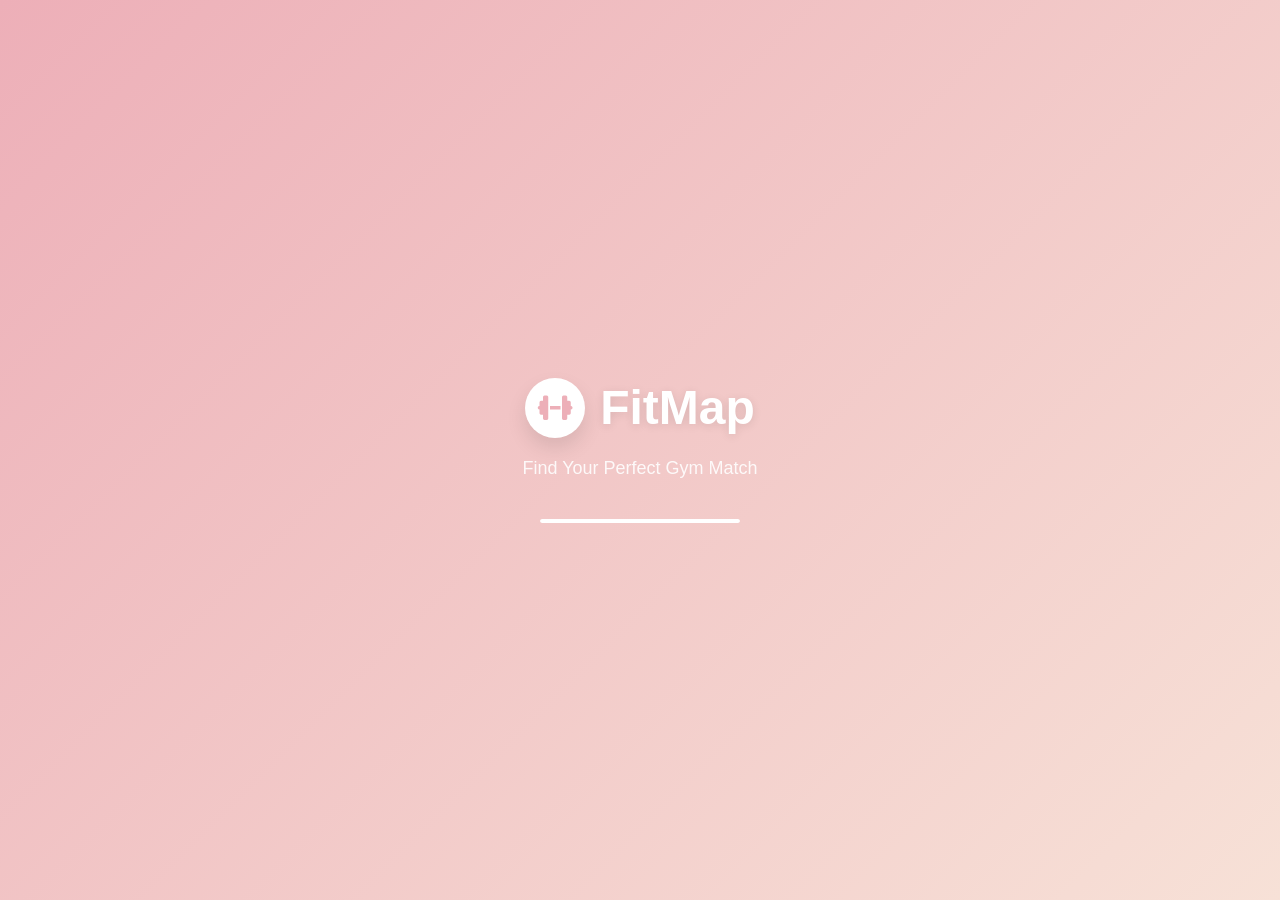
<file: index.html>
<!DOCTYPE html>
<html lang="en">
<head>
  <meta charset="UTF-8">
  <meta name="viewport" content="width=device-width, initial-scale=1.0">
  <title>Welcome To FItmap!</title>
  <link rel="stylesheet" href="https://cdnjs.cloudflare.com/ajax/libs/font-awesome/6.4.0/css/all.min.css">
  <link rel="stylesheet" href="./Styles/index.css">
</head>
<body>
    <!-- Background Animation -->
    <div class="bg-animation">
        <div class="floating-shape shape-1"></div>
        <div class="floating-shape shape-2"></div>
        <div class="floating-shape shape-3"></div>
        <div class="floating-shape shape-4"></div>
    </div>

    <!-- Splash Screen -->
    <div id="splash-screen" class="screen active">
        <div class="splash-content">
            <div class="logo-container">
                <div class="logo-icon">
                    <i class="fas fa-dumbbell"></i>
                </div>
                <h1 class="logo-text">FitMap</h1>
            </div>
            <p class="tagline">Find Your Perfect Gym Match</p>
            <div class="loading-bar">
                <div class="loading-progress"></div>
            </div>
        </div>
    </div>

    <!-- Carousel Screen -->
    <div class="carousel-screen-con">

      <div class="carousel-screen">

        <div class="slider-screen" id="slider-screen1">
          <h2>Book A Gym</h2>
          <p>Book a nearby gym, choose the best that suits your routine</p>
        </div>

        <div class="slider-screen" id="slider-screen2">
          <h2>Find Your Trainer</h2>
          <p>Get hands-on training from the best trainer in your city</p>
        </div>

        <div class="slider-screen" id="slider-screen3">
          <h2>Track Your Activity</h2>
          <p>Keep your heart rate up, burn the calories, feel the energy</p>
        </div>

        <div class="slider-screen" id="slider-screen4">
          <h2>Workout Programs</h2>
          <p>Explore tailored workout plans for strength, weight loss, and endurance.</p>
        </div>

        <div class="slider-screen" id="slider-screen5">
          <h2>Nutrition Guidance</h2>
          <p>Get meal advice and balanced diet tips to boost your fitness journey.</p>
        </div>

        <div class="slider-screen" id="slider-screen6">
          <h2>Class Schedules</h2>
          <p>Join yoga, HIIT, and strength classes updated in real time.</p>
        </div>

        <div class="slider-screen" id="slider-screen7">
          <h2>Gym Locator</h2>
          <p>Use our map to find the closest gym with your preferred equipment.</p>
        </div>

        <div class="slider-screen" id="slider-screen8">
          <h2>Progress Tracking</h2>
          <p>Monitor your workouts, achievements, and fitness improvements visually.</p>
        </div>

      </div>

      <button class="continue-to-reg" id="js-continue-to-reg-btn">Continue</button>
    </div>



    <script src="./Scripts/index.js"></script>
</body>
</html>
</file>
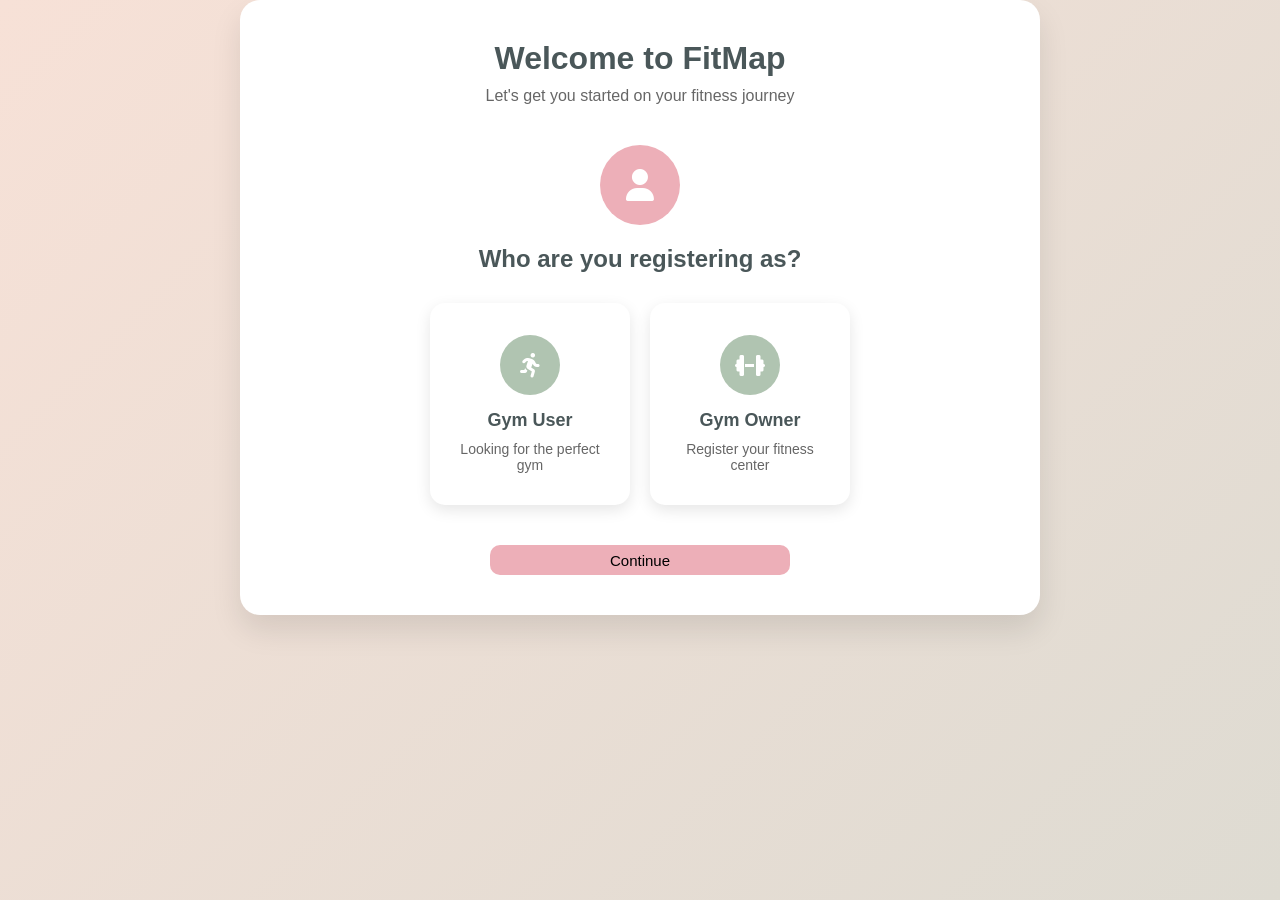
<file: gym-center.html>
<!DOCTYPE html>
<html lang="en">
<head>
  <meta charset="UTF-8">
  <meta name="viewport" content="width=device-width, initial-scale=1.0">
  <title>Who are you registering as?</title>
  <link rel="stylesheet" href="https://cdnjs.cloudflare.com/ajax/libs/font-awesome/6.4.0/css/all.min.css">
  <link rel="stylesheet" href="./Styles/gym-center.css">
</head>
<body>
  
  <!-- Onboarding Screens -->
    <div class="onboarding-container">
      <div class="onboarding-header">
          <h2>Welcome to FitMap</h2>
          <p>Let's get you started on your fitness journey</p>
      </div>
      
      <div class="onboarding-steps">
        <div class="step active" data-step="1">
          <div class="step-icon">
              <i class="fas fa-user"></i>
          </div>
          <h3>Who are you registering as?</h3>
          <div class="user-type-selection">
              <div class="user-type-card" id="user">
                  <div class="card-icon">
                      <i class="fas fa-running"></i>
                  </div>
                  <h4>Gym User</h4>
                  <p>Looking for the perfect gym</p>
              </div>
              <div class="user-type-card" id="gym">
                  <div class="card-icon">
                      <i class="fas fa-dumbbell"></i>
                  </div>
                  <h4>Gym Owner</h4>
                  <p>Register your fitness center</p>
              </div>
          </div>
        </div>
      </div>
      <button class="register-as" id="js-register-as-btn">Continue</button>
    </div>

    <div class="ui-modal-component">
      <div class="modal-heading">Feature Coming Soon!</div>
    </div>

  <script src="./Scripts/gym-center.js"></script>
</body>
</html>
</file>
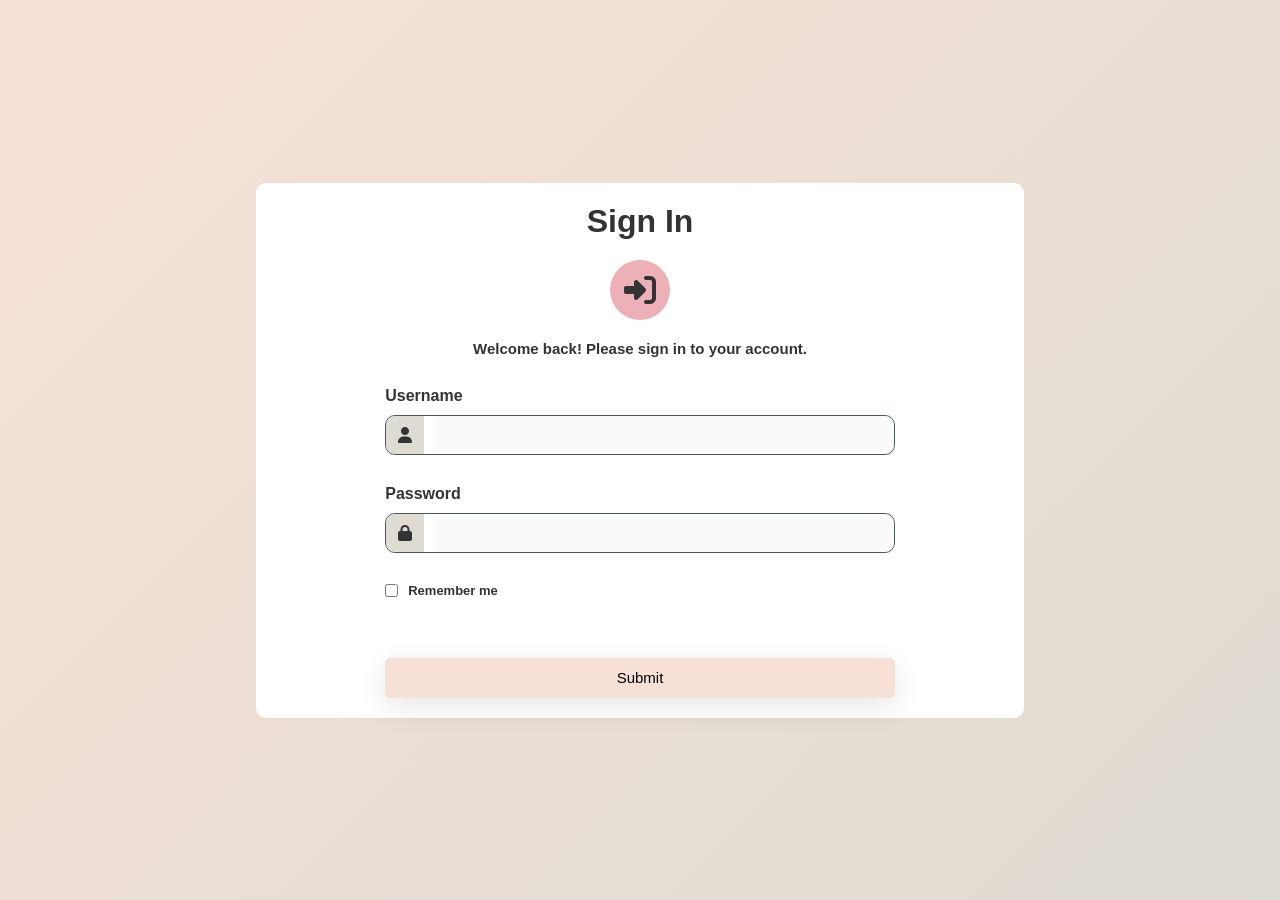
<file: sign-in.html>
<!DOCTYPE html>
<html lang="en">
<head>
  <meta charset="UTF-8">
  <meta name="viewport" content="width=device-width, initial-scale=1.0">
  <title>Sign into your account</title>
  <link rel="stylesheet" href="https://cdnjs.cloudflare.com/ajax/libs/font-awesome/6.4.0/css/all.min.css">
  <link rel="stylesheet" href="./Styles/sign in.css">
</head>

  <div class="form-container">
    <form action="/" id="form">

      <div class="form-header">
        <h1>Sign In</h1>
        <div class="dumbell-icon-con">
          <i class="fas fa-sign-in-alt fa-2x" class="dumbbell"></i>
        </div>
        <p class="form-text">Welcome back! Please sign in to your account.</p>
      </div>
      
      <div class="form-data">
        <div class="label-con">
          <label for="username">Username</label>
        </div>
        <div class="input-field-con">
          <div class="icon-con">
            <i class="fas fa-user" id="user-icon"></i>
          </div>
          <input type="text" name="username" id="username" class="input">
        </div>
        <span class="errors" id="username-error"></span>
      </div>
      
      <div class="form-data">
        <div class="label-con">
          <label for="password">Password</label>
        </div>
        <div class="input-field-con">
          <div class="icon-con">
            <i class="fas fa-lock" id="user-icon"></i>
          </div>
          <input type="password" name="password" id="password" class="input">
        </div>
        <span class="errors" id="password-error"></span>
      </div>
      
      <div class="form-data terms-and-conditions-con">
        <div class="terms-and-conditions">
          <input type="checkbox" name="check" id="check">
          <p>Remember me</p>
        </div>
        <span class="errors" id="check-error"></span>
      </div>

      <a href="/"></a>
      

      <input type="submit" name="submit" class="submit" id="submit">
    </form>
  </div>

  <!-- Modal -->
  <div class="ui-modal-component">
    <!-- <div class="exit-icon-con">
      <img src="/trueAssets/x.png" alt="exit" class="exit">
    </div> -->
    <div class="checkmark">
      <i class="fas fa-check fa-2x"></i>
    </div>
    <div class="modal-heading">Login Successful!</div>
  </div>

  <script src="./Scripts/signin.js"></script>
<body>
</file>
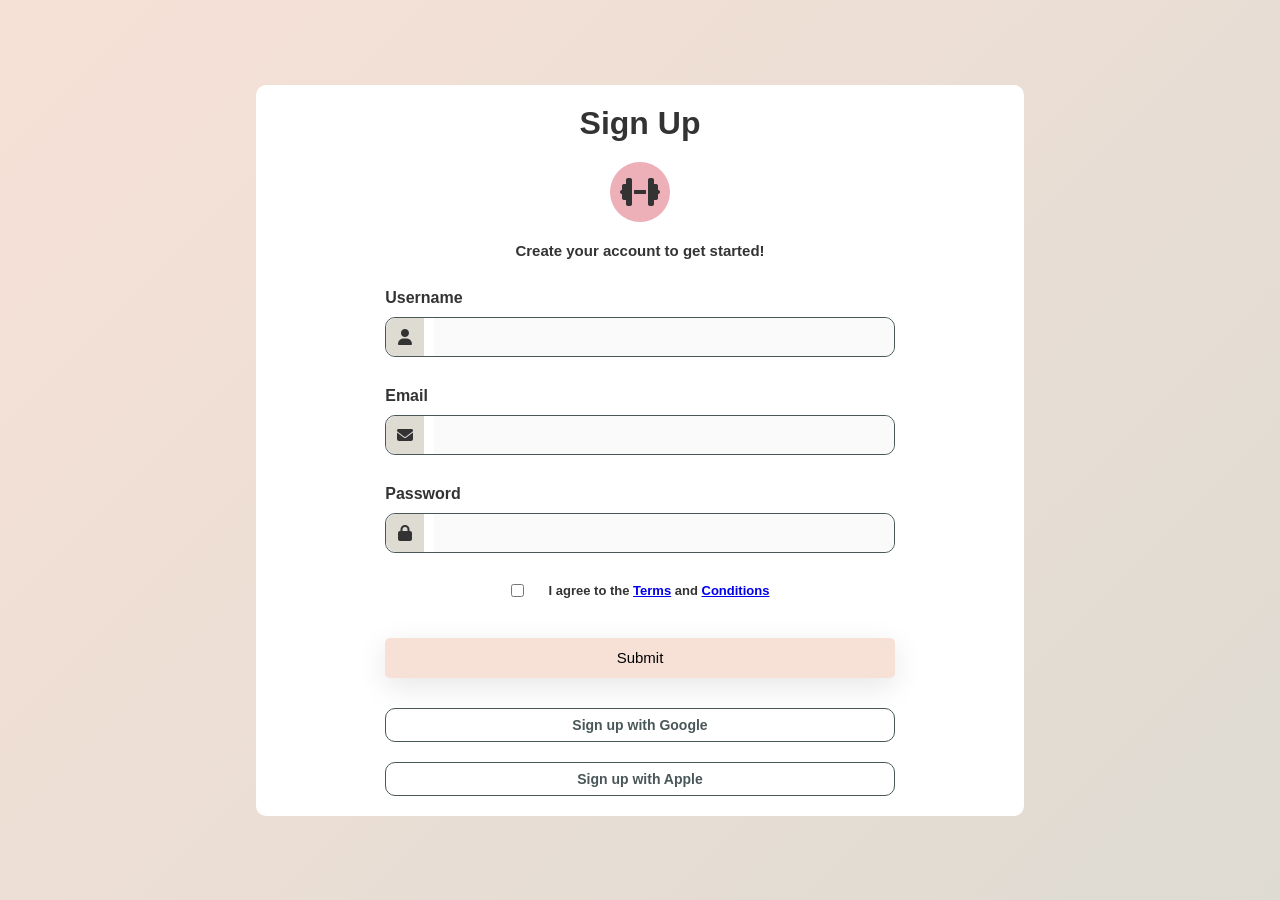
<file: Sign-up.html>
<!DOCTYPE html>
<html lang="en">
<head>
  <meta charset="UTF-8">
  <meta name="viewport" content="width=device-width, initial-scale=1.0">
  <title>Sign Up</title>
  <link rel="stylesheet" href="https://cdnjs.cloudflare.com/ajax/libs/font-awesome/6.4.0/css/all.min.css">
  <link rel="stylesheet" href="./Styles/signup page.css">
</head>

  <div class="form-container">
    <form action="/" id="form">

      <div class="form-header">
        <h1>Sign Up</h1>
        <div class="dumbell-icon-con">
          <i class="fas fa-dumbbell fa-2x" class="dumbbell"></i>
        </div>
        <p class="form-text">Create your account to get started!</p>
      </div>
      
      <div class="form-data">
        <div class="label-con">
          <label for="username">Username</label>
        </div>
        <div class="input-field-con">
          <div class="icon-con">
            <i class="fas fa-user" id="user-icon"></i>
          </div>
          <input type="text" name="username" id="username" class="input">
        </div>
        <span class="errors" id="username-error"></span>
      </div>

      <div class="form-data">
        <div class="label-con">
          <label for="email">Email</label>
        </div>
        <div class="input-field-con">
          <div class="icon-con">
            <i class="fas fa-envelope" id="user-icon"></i>
          </div>
          <input type="text" name="email" id="email" class="input">
        </div>
        <span class="errors" id="email-error"></span>
      </div>
      
      <div class="form-data">
        <div class="label-con">
          <label for="password">Password</label>
        </div>
        <div class="input-field-con">
          <div class="icon-con">
            <i class="fas fa-lock" id="user-icon"></i>
          </div>
          <input type="password" name="password" id="password" class="input">
        </div>
        <span class="errors" id="password-error"></span>
      </div>
      
      <div class="form-data terms-and-conditions-con">
        <div class="terms-and-conditions">
          <input type="checkbox" name="check" id="check">
          <p>I agree to the <a href="#">Terms</a> and <a href="#">Conditions</a></p>
        </div>
        <span class="errors" id="check-error"></span>
      </div>
      

      <input type="submit" name="submit" class="submit" id="submit">
    </form>

    <div class="sign-up-with-con">
      <div class="link-con">
        <a href="#" class="link" id="google-link">Sign up with Google</a>
      </div>
      <div class="link-con">
        <a href="#" class="link" id="apple-link">Sign up with Apple</a>
      </div>
    </div>
  </div>

  <!-- Modal -->
  <div class="ui-modal-component">
    <!-- <div class="exit-icon-con">
      <img src="/trueAssets/x.png" alt="exit" class="exit">
    </div> -->
    <div class="checkmark">
      <i class="fas fa-check fa-2x"></i>
    </div>
    <div class="modal-heading">Sign-up Successful!</div>
  </div>

  <script src="./Scripts/signup.js"></script>
<body>
</file>
<file: Styles/index.css>
/* CSS Variables for Color Scheme */
:root {
    --cherry-blossom: #edafb8ff;
    --powder-petal: #f7e1d7ff;
    --dust-grey: #dedbd2ff;
    --ash-grey: #b0c4b1ff;
    --iron-grey: #4a5759ff;
    --white: #ffffff;
    --text-dark: #333333;
    --text-light: #666666;
    --shadow: rgba(0, 0, 0, 0.1);
    --shadow-dark: rgba(0, 0, 0, 0.15);
}

/* Base Styles */
* {
    margin: 0;
    padding: 0;
    box-sizing: border-box;
    font-family: 'Segoe UI', Tahoma, Geneva, Verdana, sans-serif;
}

body {
    background: linear-gradient(135deg, var(--powder-petal) 0%, var(--dust-grey) 100%);
    color: var(--text-dark);
    min-height: 100vh;
    overflow-x: hidden;
    display: flex;
    flex-direction: column;
    align-items: center;
    justify-self: center;
}

/* Background Animation */
.bg-animation {
    position: fixed;
    top: 0;
    left: 0;
    width: 100%;
    height: 100%;
    z-index: -1;
    overflow: hidden;
}

.floating-shape {
    position: absolute;
    border-radius: 50%;
    background: rgba(237, 175, 184, 0.1);
    animation: float 15s infinite ease-in-out;
}

.shape-1 {
    width: 150px;
    height: 150px;
    top: 10%;
    left: 5%;
    animation-delay: 0s;
}

.shape-2 {
    width: 100px;
    height: 100px;
    top: 60%;
    left: 80%;
    animation-delay: 2s;
}

.shape-3 {
    width: 200px;
    height: 200px;
    top: 70%;
    left: 10%;
    animation-delay: 4s;
}

.shape-4 {
    width: 120px;
    height: 120px;
    top: 20%;
    left: 70%;
    animation-delay: 6s;
}

@keyframes float {
    0%, 100% {
        transform: translateY(0) rotate(0deg);
    }
    50% {
        transform: translateY(-20px) rotate(10deg);
    }
}

/* Screen Management */
.screen {
    display: none;
    position: fixed;
    top: 0;
    left: 0;
    width: 100%;
    height: 100%;
    padding: 20px;
    overflow-y: auto;
}

.screen.active {
    display: flex;
    align-items: center;
    justify-content: center;
}

/* Splash Screen */
#splash-screen {
    background: linear-gradient(135deg, var(--cherry-blossom) 0%, var(--powder-petal) 100%);
}

.splash-content {
    text-align: center;
    animation: fadeInUp 1s ease-out;
}

.logo-container {
    display: flex;
    align-items: center;
    justify-content: center;
    margin-bottom: 20px;
}

.logo-icon {
    width: 60px;
    height: 60px;
    background: var(--white);
    border-radius: 50%;
    display: flex;
    align-items: center;
    justify-content: center;
    margin-right: 15px;
    box-shadow: 0 10px 20px var(--shadow);
}

.logo-icon i {
    font-size: 28px;
    color: var(--cherry-blossom);
}

.logo-text {
    font-size: 48px;
    font-weight: 700;
    color: var(--white);
    text-shadow: 0 2px 10px rgba(0, 0, 0, 0.1);
}

.tagline {
    font-size: 18px;
    color: var(--white);
    margin-bottom: 40px;
    opacity: 0.9;
}

.loading-bar {
    width: 200px;
    height: 4px;
    background: rgba(255, 255, 255, 0.3);
    border-radius: 2px;
    margin: 0 auto;
    overflow: hidden;
}

.loading-progress {
    height: 100%;
    width: 0%;
    background: var(--white);
    border-radius: 2px;
    animation: loading 2s ease-in-out forwards;
}

@keyframes loading {
    0% {
        width: 0%;
    }
    100% {
        width: 100%;
    }
}

@keyframes fadeInUp {
    from {
        opacity: 0;
        transform: translateY(30px);
    }
    to {
        opacity: 1;
        transform: translateY(0);
    }
}

/* Carousel Screen */
.carousel-screen-con {
  margin: auto;
  display: none;
  flex-direction: column;
  align-items: center;
  justify-content: center;
  gap: 20px;
}

.carousel-screen-con.active {
  display: flex;
}

.carousel-screen {
  width: 70vw;
  height: 400px;
  background-color: var(--iron-grey);
  display: flex;
  align-items: center;
  justify-content: center;
  gap: 30px;
  overflow: hidden;
  box-shadow: 0 8px 30px rgba(0, 0, 0, 0.6),
    0 0 0 1px rgba(255, 255, 255, 0.1); /* Inner light glow */;
  border-radius: 15px;

}

.slider-screen {
  width: 200px;
  height: 300px;
  background-color: var(--ash-grey);
  flex-shrink: 0;
  padding: 20px;
  display: flex;
  flex-direction: column;
  justify-content: end;
  transition: all 0.3s ease-in;
  cursor: pointer;
  border-radius: 10px;
}

.slider-screen:hover {
  transform: translateY(-20px);
  /* Floating Effect Box Shadow */
  box-shadow: 0 10px 20px rgba(255, 255, 200, 0.15);
}

.continue-to-reg {
  width: 300px;
  height: 30px;
  cursor: pointer;
  border-radius: 10px;
  outline: none;
  border: none;
}

/* Carousel Animation Styles */
/* .carousel-screen {
    position: relative;
    overflow: hidden;
}

.carousel-track {
    display: flex;
    gap: 30px;
    transition: transform 0.5s ease-in-out;
    height: 100%;
    align-items: center;
}

.carousel-nav {
    display: flex;
    gap: 10px;
    margin: 15px 0;
}

.nav-dot {
    width: 12px;
    height: 12px;
    border-radius: 50%;
    background: var(--dust-grey);
    border: 2px solid var(--iron-grey);
    cursor: pointer;
    transition: all 0.3s ease;
}

.nav-dot.active {
    background: var(--cherry-blossom);
    transform: scale(1.2);
    border-color: var(--cherry-blossom);
}

.carousel-btn {
    position: absolute;
    top: 50%;
    transform: translateY(-50%);
    background: rgba(237, 175, 184, 0.8);
    border: none;
    color: var(--white);
    width: 40px;
    height: 40px;
    border-radius: 50%;
    cursor: pointer;
    font-size: 1.2rem;
    transition: all 0.3s ease;
    z-index: 10;
    display: flex;
    align-items: center;
    justify-content: center;
    box-shadow: 0 4px 10px rgba(0, 0, 0, 0.2);
}

.carousel-btn:hover {
    background: var(--cherry-blossom);
    transform: translateY(-50%) scale(1.1);
}

.prev-btn {
    left: 10px;
}

.next-btn {
    right: 10px;
}

/* Enhanced hover effects */
.slider-screen {
    transition: all 0.4s cubic-bezier(0.25, 0.46, 0.45, 0.94);
}

.slider-screen:hover {
    transform: translateY(-20px) scale(1.05);
    box-shadow: 
        0 15px 30px rgba(255, 255, 200, 0.2),
        0 5px 15px rgba(0, 0, 0, 0.3);
}

/* Floating animation for carousel */
@keyframes carouselFloat {
    0%, 100% {
        transform: translateY(0);
    }
    50% {
        transform: translateY(-5px);
    }
}

.carousel-screen {
    animation: carouselFloat 6s ease-in-out infinite;
}

/* Slide in animation for slides */
@keyframes slideIn {
    from {
        opacity: 0;
        transform: translateX(30px);
    }
    to {
        opacity: 1;
        transform: translateX(0);
    }
}

.slider-screen {
    animation: slideIn 0.6s ease-out;
}

/* Pulse animation for active slide */
@keyframes pulseGlow {
    0%, 100% {
        box-shadow: 0 5px 15px rgba(0, 0, 0, 0.2);
    }
    50% {
        box-shadow: 
            0 5px 20px rgba(237, 175, 184, 0.3),
            0 8px 25px rgba(0, 0, 0, 0.25);
    }
}

.slider-screen.active {
    animation: pulseGlow 2s ease-in-out infinite;
}

/* Continue button enhancements */
.continue-to-reg {
    background: var(--cherry-blossom);
    color: var(--white);
    font-size: 1.1rem;
    font-weight: 600;
    transition: all 0.3s ease;
    box-shadow: 0 5px 15px rgba(0, 0, 0, 0.2);
    height: 45px;
}

.continue-to-reg:hover {
    background: #e89ca6;
    transform: translateY(-3px);
    box-shadow: 0 8px 20px rgba(0, 0, 0, 0.25);
}
</file>
<file: Styles/gym-center.css>
/* CSS Variables for Color Scheme */
:root {
    --cherry-blossom: #edafb8ff;
    --powder-petal: #f7e1d7ff;
    --dust-grey: #dedbd2ff;
    --ash-grey: #b0c4b1ff;
    --iron-grey: #4a5759ff;
    --white: #ffffff;
    --text-dark: #333333;
    --text-light: #666666;
    --shadow: rgba(0, 0, 0, 0.1);
    --shadow-dark: rgba(0, 0, 0, 0.15);
}

/* Base Styles */
* {
    margin: 0;
    padding: 0;
    box-sizing: border-box;
    font-family: 'Segoe UI', Tahoma, Geneva, Verdana, sans-serif;
}

body {
    background: linear-gradient(135deg, var(--powder-petal) 0%, var(--dust-grey) 100%);
    color: var(--text-dark);
    min-height: 100vh;
    overflow-x: hidden;
    display: flex;
    flex-direction: column;
    align-items: center;
    justify-self: center;
}

/* Onboarding Screen */
.onboarding-container {
    width: 100%;
    max-width: 800px;
    background: var(--white);
    border-radius: 20px;
    box-shadow: 0 15px 30px var(--shadow);
    padding: 40px;
    animation: fadeInUp 0.5s ease-out;
    display: flex;
    flex-direction: column;
    align-items: center;
    justify-content: center;
}

.onboarding-header {
    text-align: center;
    margin-bottom: 40px;
}

.onboarding-header h2 {
    font-size: 32px;
    color: var(--iron-grey);
    margin-bottom: 10px;
}

.onboarding-header p {
    color: var(--text-light);
    font-size: 16px;
}

.onboarding-steps {
    position: relative;
    min-height: 400px;
}

.step {
    display: none;
    animation: fadeIn 0.5s ease-out;
}

.step.active {
    display: block;
}

@keyframes fadeIn {
    from {
        opacity: 0;
    }
    to {
        opacity: 1;
    }
}

.step-icon {
    width: 80px;
    height: 80px;
    background: var(--cherry-blossom);
    border-radius: 50%;
    display: flex;
    align-items: center;
    justify-content: center;
    margin: 0 auto 20px;
}

.step-icon i {
    font-size: 32px;
    color: var(--white);
}

.step h3 {
    text-align: center;
    font-size: 24px;
    color: var(--iron-grey);
    margin-bottom: 30px;
}

.user-type-selection {
    display: flex;
    gap: 20px;
    justify-content: center;
    flex-wrap: wrap;
}

.user-type-card {
    width: 200px;
    padding: 30px 20px;
    background: var(--white);
    border-radius: 15px;
    box-shadow: 0 5px 15px var(--shadow);
    text-align: center;
    cursor: pointer;
    transition: all 0.3s ease;
    border: 2px solid transparent;
}

.user-type-card:hover {
    transform: translateY(-5px);
    box-shadow: 0 10px 20px var(--shadow);
}

.user-type-card.active {
    border-color: var(--cherry-blossom);
    background: rgba(237, 175, 184, 0.05);
}

.card-icon {
    width: 60px;
    height: 60px;
    background: var(--ash-grey);
    border-radius: 50%;
    display: flex;
    align-items: center;
    justify-content: center;
    margin: 0 auto 15px;
}

.card-icon i {
    font-size: 24px;
    color: var(--white);
}

.user-type-card h4 {
    font-size: 18px;
    margin-bottom: 10px;
    color: var(--iron-grey);
}

.user-type-card p {
    font-size: 14px;
    color: var(--text-light);
}

.register-as {
  width: 300px;
  height: 30px;
  font-size: 15px;
  cursor: pointer;
  border-radius: 10px;
  background-color: var(--cherry-blossom);
  outline: none;
  border: none;
  transition: all 0.2s ease-in;
}

.register-as:hover {
  background: #e89ca6;
  transform: translateY(-3px);
  box-shadow: 0 8px 20px rgba(0, 0, 0, 0.25);
}

.user-type-card.selected {
  box-shadow: 0 8px 20px rgba(241, 1, 93, 0.25);
  border: 1px solid var(--cherry-blossom);
}

/* MODAL */
.ui-modal-component {
  background-color: var(--cherry-blossom);
  color: var(--white);
  width: 250px;
  padding: 50px 10px;
  border-radius: 10px;
  box-shadow: 0 5px 15px rgba(0, 0, 0, 0.2);
  display: none;
  flex-direction: column;
  align-items: center;
  animation: fadeScale 0.4s ease forwards;
  position: absolute;
  top: 240px;
  animation: fadeScale 0.4s ease forwards;
}
/* 
    notification.style.'; */

.ui-modal-component.active {
    display: flex;
}

.modal-heading {
    display: flex;
    align-items: center;
    justify-content: center;
    font-size: 20px;
    font-weight: bolder;
}



@keyframes fadeScale {
  from { opacity: 0; transform: scale(0.5); }
  to { opacity: 1; 
    transform: scale(1); 
}
}
</file>
<file: Styles/sign in.css>
/* CSS Variables for Color Scheme */
:root {
    --cherry-blossom: #edafb8ff;
    --powder-petal: #f7e1d7ff;
    --dust-grey: #dedbd2ff;
    --ash-grey: #b0c4b1ff;
    --iron-grey: #4a5759ff;
    --white: #ffffff;
    --text-dark: #333333;
    --text-light: #666666;
    --shadow: rgba(0, 0, 0, 0.1);
    --shadow-dark: rgba(0, 0, 0, 0.15);
}

/* Base Styles */
* {
  margin: 0;
  padding: 0;
  box-sizing: border-box;
  font-family: 'Segoe UI', Tahoma, Geneva, Verdana, sans-serif;
}

body {
  background: linear-gradient(135deg, var(--powder-petal) 0%, var(--dust-grey) 100%);
  color: var(--text-dark);
  min-height: 100vh;
  overflow-x: hidden;
  display: flex;
  flex-direction: column;
  align-items: center;
  justify-self: center;
}

.form-container {
  background-color: var(--white);
  display: flex;
  flex-direction: column;
  align-items: center;
  justify-content: center;
  gap: 20px;
  margin: auto;
  padding: 20px;
  border-radius: 10px;
  min-width: 60vw;
}

#form {
  display: flex;
  flex-direction: column;
  align-items: center;
  justify-content: center;
  gap: 20px;
  width: 100%;
}

.form-header {
  width: 100%;
  display: flex;
  flex-direction: column;
  text-align: center;
  align-items: center;
  justify-content: center;
  gap: 20px;
  font-weight: bold;
  margin-bottom: 10px;
}

.dumbell-icon-con {
  width: 60px;
  height: 60px;
  border-radius: 50%;
  background-color: var(--cherry-blossom);
  display: flex;
  align-items: center;
  justify-content: center;
}

.form-text {
  font-size: 15px;
}

#fitmap-logo {
  width: 40px;
  height: 40px;
}

.form-data {
  display: flex;
  flex-direction: column;
  align-items: flex-start;
  justify-content: center;
  width: 70%;
  gap: 10px;
}

.label-con {
  display: flex;
  width: 100%;
  flex-direction: column;
  align-items: flex-start;
  justify-content: center;
  font-weight: bold;
}

.input-field-con{
  width: 100%;
  height: 100%;
  display: flex;
  align-items: center;
  justify-content: space-between;
  height: 40px;
  border-radius: 10px;    
  gap: 10px;
  border: 1px solid var(--iron-grey);
  /* padding: 0 10px; */
  border-radius: 10px;
}

.input {
  width: 95%;
  height: 100%;
  border: none;
  outline: none;
  padding: 0 10px;
  font-size: 15px;
  background-color: #FAFAFA;
  border-radius: 0 10px 10px 0;
}

.icon-con {
  width: 40px;
  height: 100%;
  display: flex;
  align-items: center;
  justify-content: center;
  border-top-left-radius: 10px;
  border-bottom-left-radius: 10px;
  background-color: var(--dust-grey);
}

.errors {
  color: red;
  font-size: 12px;
}

.terms-and-conditions-con {
  width: 70%;
  display: flex;
  margin-bottom: 10px;
  font-weight: bold;
}

.terms-and-conditions {
  display: flex;
  align-items: center;
  text-align: center;
  justify-content: flex-start;
  gap: 10px;
  font-size: 13px;
  width: 100%;
}

.submit {
  width: 70%;
  height: 40px;
  font-size: 15px;
  cursor: pointer;
  border-radius: 5px;
  background-color: var(--powder-petal);
  outline: none;
  border: none;
  transition: all 0.2s ease-in;
  box-shadow: 0 8px 30px rgba(0, 0, 0, 0.1);
}

.submit:hover {
  background: #e89ca6;
  transform: translateY(-3px);
  box-shadow: 0 8px 20px rgba(0, 0, 0, 0.25);
}

.sign-up-with-con {
  width: 100%;
  display: flex;
  flex-direction: column;
  align-items: center;
  justify-content: center;
  gap: 20px;
  margin-top: 10px;
}

.link-con {
  display: flex;
  align-items: center;
  justify-content: center;
  font-size: 14px;
  width: 70%;
  border: 1px solid var(--iron-grey);
  border-radius: 10px;
  transition: all 0.2s ease-in;
  position: relative;
}

.link {
  color: var(--iron-grey);
  text-decoration: none;
  font-size: 14px;
  padding: 8px 12px;
  width: 100%;
  text-align: center;
  font-weight: bold;
  transition: all 0.3s ease-in;
}

.link-con:hover {
  text-decoration: underline;
  background-color: var(--iron-grey);
  transform: translateY(-5px);
  color: var(--white);
}

.link:hover {
  color: var(--white);
}

#google-img {
  width: 20px;
  height: 20px;
  position: absolute;
  left: 20px;
}


/* MODAL */
.ui-modal-component {
  background: white;
  color: black;
  width: 250px;
  padding: 20px;
  border-radius: 10px;
  display: none;
  flex-direction: column;
  align-items: center;
  gap: 20px;
  animation: fadeScale 0.4s ease forwards;
  position: absolute;
  top: 240px;
  border: 1px solid var(--iron-grey);
}

.exit-icon-con {
  width: 100%;
  display: flex;
  justify-content: flex-end;
  margin-top: -10px;
}

@keyframes fadeScale {
  from { opacity: 0; transform: scale(0.5); }
  to { opacity: 1; transform: scale(1); }
}

.exit {
  width: 20px;
  height: 20px;
  top: 8px;
  right: 8px;
  cursor: pointer;
}

.checkmark {
  display: flex;
  align-items: center;
  justify-content: center;
  width: 60px;
  height: 60px;
  border-radius: 50%;
  background: green;
  animation: pop 0.5s ease;
}

@keyframes pop {
  from { transform: scale(0); }
  to { transform: scale(1); }
}
</file>
<file: Styles/signup page.css>
/* CSS Variables for Color Scheme */
:root {
    --cherry-blossom: #edafb8ff;
    --powder-petal: #f7e1d7ff;
    --dust-grey: #dedbd2ff;
    --ash-grey: #b0c4b1ff;
    --iron-grey: #4a5759ff;
    --white: #ffffff;
    --text-dark: #333333;
    --text-light: #666666;
    --shadow: rgba(0, 0, 0, 0.1);
    --shadow-dark: rgba(0, 0, 0, 0.15);
}

/* Base Styles */
* {
  margin: 0;
  padding: 0;
  box-sizing: border-box;
  font-family: 'Segoe UI', Tahoma, Geneva, Verdana, sans-serif;
}

body {
  background: linear-gradient(135deg, var(--powder-petal) 0%, var(--dust-grey) 100%);
  color: var(--text-dark);
  min-height: 100vh;
  overflow-x: hidden;
  display: flex;
  flex-direction: column;
  align-items: center;
  justify-self: center;
}

.form-container {
  background-color: var(--white);
  display: flex;
  flex-direction: column;
  align-items: center;
  justify-content: center;
  gap: 20px;
  margin: auto;
  padding: 20px;
  border-radius: 10px;
  min-width: 60vw;
}

#form {
  display: flex;
  flex-direction: column;
  align-items: center;
  justify-content: center;
  gap: 20px;
  width: 100%;
}

.form-header {
  width: 100%;
  display: flex;
  flex-direction: column;
  text-align: center;
  align-items: center;
  justify-content: center;
  gap: 20px;
  font-weight: bold;
  margin-bottom: 10px;
}

.dumbell-icon-con {
  width: 60px;
  height: 60px;
  border-radius: 50%;
  background-color: var(--cherry-blossom);
  display: flex;
  align-items: center;
  justify-content: center;
}

.form-text {
  font-size: 15px;
}

#fitmap-logo {
  width: 40px;
  height: 40px;
}

.form-data {
  display: flex;
  flex-direction: column;
  align-items: flex-start;
  justify-content: center;
  width: 70%;
  gap: 10px;
}

.label-con {
  display: flex;
  width: 100%;
  flex-direction: column;
  align-items: flex-start;
  justify-content: center;
  font-weight: bold;
}

.input-field-con{
  width: 100%;
  height: 100%;
  display: flex;
  align-items: center;
  justify-content: space-between;
  height: 40px;
  border-radius: 10px;    
  gap: 10px;
  border: 1px solid var(--iron-grey);
  /* padding: 0 10px; */
  border-radius: 10px;
}

.input {
  width: 95%;
  height: 100%;
  border: none;
  outline: none;
  padding: 0 10px;
  font-size: 15px;
  background-color: #FAFAFA;
  border-radius: 0 10px 10px 0;
}

.icon-con {
  width: 40px;
  height: 100%;
  display: flex;
  align-items: center;
  justify-content: center;
  border-top-left-radius: 10px;
  border-bottom-left-radius: 10px;
  background-color: var(--dust-grey);
}

.errors {
  color: red;
  font-size: 12px;
}

.terms-and-conditions-con {
  width: 70%;
  display: flex;
  margin-bottom: 10px;
  font-weight: bold;
}

.terms-and-conditions {
  display: flex;
  align-items: center;
  text-align: center;
  justify-content: center;
  gap: 25px;
  font-size: 13px;
  width: 100%;
}

.submit {
  width: 70%;
  height: 40px;
  font-size: 15px;
  cursor: pointer;
  border-radius: 5px;
  background-color: var(--powder-petal);
  outline: none;
  border: none;
  transition: all 0.2s ease-in;
  box-shadow: 0 8px 30px rgba(0, 0, 0, 0.1);
}

.submit:hover {
  background: #e89ca6;
  transform: translateY(-3px);
  box-shadow: 0 8px 20px rgba(0, 0, 0, 0.25);
}

.sign-up-with-con {
  width: 100%;
  display: flex;
  flex-direction: column;
  align-items: center;
  justify-content: center;
  gap: 20px;
  margin-top: 10px;
}

.link-con {
  display: flex;
  align-items: center;
  justify-content: center;
  font-size: 14px;
  width: 70%;
  border: 1px solid var(--iron-grey);
  border-radius: 10px;
  transition: all 0.2s ease-in;
  position: relative;
}

.link {
  color: var(--iron-grey);
  text-decoration: none;
  font-size: 14px;
  padding: 8px 12px;
  width: 100%;
  text-align: center;
  font-weight: bold;
  transition: all 0.3s ease-in;
}

.link-con:hover {
  text-decoration: underline;
  background-color: var(--iron-grey);
  transform: translateY(-5px);
  color: var(--white);
}

.link:hover {
  color: var(--white);
}

#google-img {
  width: 20px;
  height: 20px;
  position: absolute;
  left: 20px;
}


/* MODAL */
.ui-modal-component {
  background: white;
  color: black;
  width: 250px;
  padding: 20px;
  border-radius: 10px;
  display: none;
  flex-direction: column;
  align-items: center;
  gap: 20px;
  animation: fadeScale 0.4s ease forwards;
  position: absolute;
  top: 240px;
  border: 1px solid var(--iron-grey);
}

.exit-icon-con {
  width: 100%;
  display: flex;
  justify-content: flex-end;
  margin-top: -10px;
}

@keyframes fadeScale {
  from { opacity: 0; transform: scale(0.5); }
  to { opacity: 1; transform: scale(1); }
}

.exit {
  width: 20px;
  height: 20px;
  top: 8px;
  right: 8px;
  cursor: pointer;
}

.checkmark {
  display: flex;
  align-items: center;
  justify-content: center;
  width: 60px;
  height: 60px;
  border-radius: 50%;
  background: green;
  animation: pop 0.5s ease;
}

@keyframes pop {
  from { transform: scale(0); }
  to { transform: scale(1); }
}
</file>
